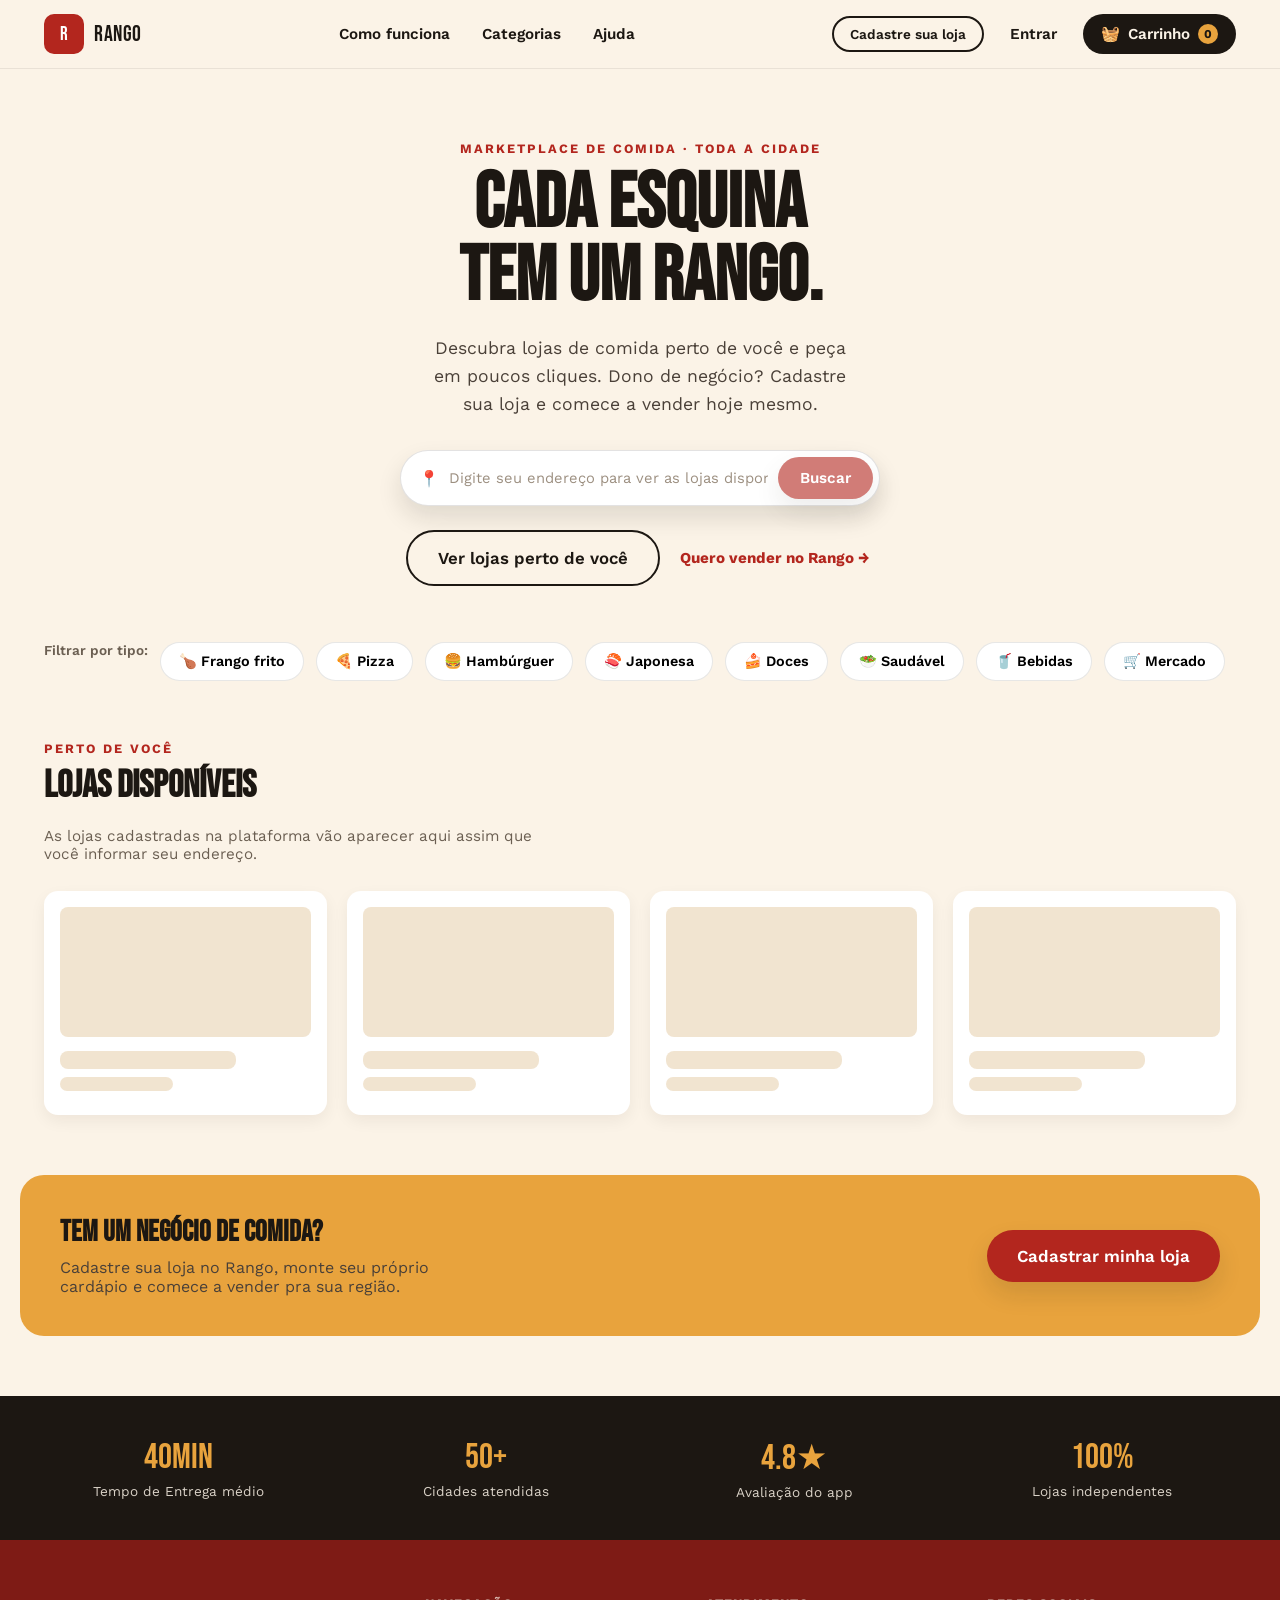
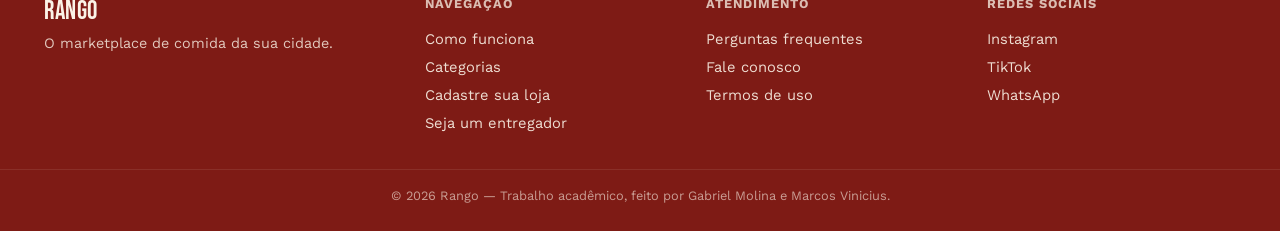
<file: index.html>
<!DOCTYPE html>
<html lang="pt-BR">
<head>
<meta charset="UTF-8">
<meta name="viewport" content="width=device-width, initial-scale=1.0">
<title>Rango | Peça de qualquer loja perto de você</title>
<link rel="preconnect" href="https://fonts.googleapis.com">
<link href="https://fonts.googleapis.com/css2?family=Bebas+Neue&family=Work+Sans:wght@400;500;600;700&display=swap" rel="stylesheet">
<link rel="stylesheet" href="style.css">
</head>
<body>

  <!-- ===================== HEADER ===================== -->
  <header class="header">
    <div class="header__inner">
      <a href="#" class="logo" id="btn-logo">
        <span class="logo__mark">R</span>
        <span class="logo__text">Rango</span>
      </a>

      <nav class="nav" aria-label="Navegação principal">
        <a href="#" class="nav__link" id="btn-como-funciona">Como funciona</a>
        <a href="#" class="nav__link" id="btn-categorias">Categorias</a>
        <a href="#" class="nav__link" id="btn-ajuda">Ajuda</a>
      </nav>

      <div class="header__actions">
        <a href="#" class="btn btn--outline btn--sm" id="btn-cadastrar-loja">Cadastre sua loja</a>
        <button onclick="window.location.href='Login/Login.html'" type="button" class="btn btn--ghost" id="btn-login">Entrar</button>
        <button onclick="window.location.href='checkout.html'" type="button" class="btn btn--cart" id="btn-carrinho">
          <span class="btn__cart-icon" aria-hidden="true">🧺</span>
          Carrinho
          <span class="btn__badge" id="carrinho-contador">0</span>
        </button>
      </div>

      <button type="button" class="hamburger" id="btn-menu-mobile" aria-label="Abrir menu">
        <span></span><span></span><span></span>
      </button>
    </div>
  </header>

  <!-- ===================== HERO ===================== -->
  <main>
    <section class="hero">
      <div class="hero__content">
        <p class="hero__eyebrow">Marketplace de comida · Toda a cidade</p>
        <h1 class="hero__title">CADA ESQUINA<br>TEM UM RANGO.</h1>
        <p class="hero__subtitle">
          Descubra lojas de comida perto de você e peça em poucos cliques.
          Dono de negócio? Cadastre sua loja e comece a vender hoje mesmo.
        </p>

        <form class="hero__search" role="search" onsubmit="return false;">
          <span class="hero__search-icon" aria-hidden="true">📍</span>
          <input
            type="text"
            id="input-endereco"
            class="hero__search-input"
            placeholder="Digite seu endereço para ver as lojas disponíveis"
            disabled
          >
          <button type="button" class="btn btn--primary" id="btn-buscar-endereco" disabled>Buscar</button>
        </form>

        <div class="hero__cta">
          <button type="button" class="btn btn--outline btn--lg" id="btn-ver-lojas">
            Ver lojas perto de você
          </button>
          <a href="#" class="btn btn--text" id="btn-quero-vender">
            Quero vender no Rango →
          </a>
        </div>
      </div>
    </section>

    <!-- ===================== CATEGORIAS ===================== -->
    <section class="categorias">
      <p class="categorias__label">Filtrar por tipo:</p>
      <div class="categorias__lista">
        <button type="button" class="chip" id="cat-frango">🍗 Frango frito</button>
        <button type="button" class="chip" id="cat-pizza">🍕 Pizza</button>
        <button type="button" class="chip" id="cat-hamburguer">🍔 Hambúrguer</button>
        <button type="button" class="chip" id="cat-japonesa">🍣 Japonesa</button>
        <button type="button" class="chip" id="cat-doces">🍰 Doces</button>
        <button type="button" class="chip" id="cat-saudavel">🥗 Saudável</button>
        <button type="button" class="chip" id="cat-bebidas">🥤 Bebidas</button>
        <button type="button" class="chip" id="cat-mercado">🛒 Mercado</button>
      </div>
    </section>

    <!-- ===================== LOJAS (estado dinâmico) ===================== -->
    <section class="lojas">
      <div class="lojas__header">
        <p class="section-eyebrow">Perto de você</p>
        <h2 class="section-title">Lojas disponíveis</h2>
        <p class="lojas__hint">
          As lojas cadastradas na plataforma vão aparecer aqui assim que
          você informar seu endereço.
        </p>
      </div>

      <div class="lojas__grid" id="lista-lojas">
        <!-- Card placeholder 1 (skeleton) -->
        <div class="loja-card loja-card--skeleton" aria-hidden="true">
          <div class="skeleton skeleton--imagem"></div>
          <div class="skeleton skeleton--linha skeleton--titulo"></div>
          <div class="skeleton skeleton--linha skeleton--curta"></div>
        </div>
        <!-- Card placeholder 2 (skeleton) -->
        <div class="loja-card loja-card--skeleton" aria-hidden="true">
          <div class="skeleton skeleton--imagem"></div>
          <div class="skeleton skeleton--linha skeleton--titulo"></div>
          <div class="skeleton skeleton--linha skeleton--curta"></div>
        </div>
        <!-- Card placeholder 3 (skeleton) -->
        <div class="loja-card loja-card--skeleton" aria-hidden="true">
          <div class="skeleton skeleton--imagem"></div>
          <div class="skeleton skeleton--linha skeleton--titulo"></div>
          <div class="skeleton skeleton--linha skeleton--curta"></div>
        </div>
        <!-- Card placeholder 4 (skeleton) -->
        <div class="loja-card loja-card--skeleton" aria-hidden="true">
          <div class="skeleton skeleton--imagem"></div>
          <div class="skeleton skeleton--linha skeleton--titulo"></div>
          <div class="skeleton skeleton--linha skeleton--curta"></div>
        </div>
      </div>
    </section>

    <!-- ===================== CTA VENDEDOR ===================== -->
    <section class="cta-vendedor">
      <div class="cta-vendedor__texto">
        <h2>Tem um negócio de comida?</h2>
        <p>Cadastre sua loja no Rango, monte seu próprio cardápio e comece a vender pra sua região.</p>
      </div>
      <button type="button" class="btn btn--primary btn--lg" id="btn-cadastrar-loja-cta">
        Cadastrar minha loja
      </button>
    </section>

    <!-- ===================== FAIXA DA PLATAFORMA ===================== -->
    <section class="faixa">
      <div class="faixa__item">
        <span class="faixa__num">40min</span>
        <span class="faixa__label">Tempo de Entrega médio</span>
      </div>
      <div class="faixa__item">
        <span class="faixa__num">50+</span>
        <span class="faixa__label">Cidades atendidas</span>
      </div>
      <div class="faixa__item">
        <span class="faixa__num">4.8★</span>
        <span class="faixa__label">Avaliação do app</span>
      </div>
      <div class="faixa__item">
        <span class="faixa__num">100%</span>
        <span class="faixa__label">Lojas independentes</span>
      </div>
    </section>
  </main>

  <!-- ===================== FOOTER ===================== -->
  <footer class="footer">
    <div class="footer__inner">
      <div class="footer__brand">
        <span class="logo__text logo__text--light">Rango</span>
        <p>O marketplace de comida da sua cidade.</p>
      </div>

      <div class="footer__col">
        <h4>Navegação</h4>
        <a href="#" id="footer-como-funciona">Como funciona</a>
        <a href="#" id="footer-categorias">Categorias</a>
        <a href="#" id="footer-cadastrar-loja">Cadastre sua loja</a>
        <a href="#" id="footer-entregador">Seja um entregador</a>
      </div>

      <div class="footer__col">
        <h4>Atendimento</h4>
        <a href="#" id="footer-faq">Perguntas frequentes</a>
        <a href="#" id="footer-contato">Fale conosco</a>
        <a href="#" id="footer-termos">Termos de uso</a>
      </div>

      <div class="footer__col">
        <h4>Redes sociais</h4>
        <a href="#" id="footer-instagram">Instagram</a>
        <a href="#" id="footer-tiktok">TikTok</a>
        <a href="#" id="footer-whatsapp">WhatsApp</a>
      </div>
    </div>
    <p class="footer__copy">© 2026 Rango — Trabalho acadêmico, feito por Gabriel Molina e Marcos Vinicius.</p>
  </footer>
</body>
</html>
</file>
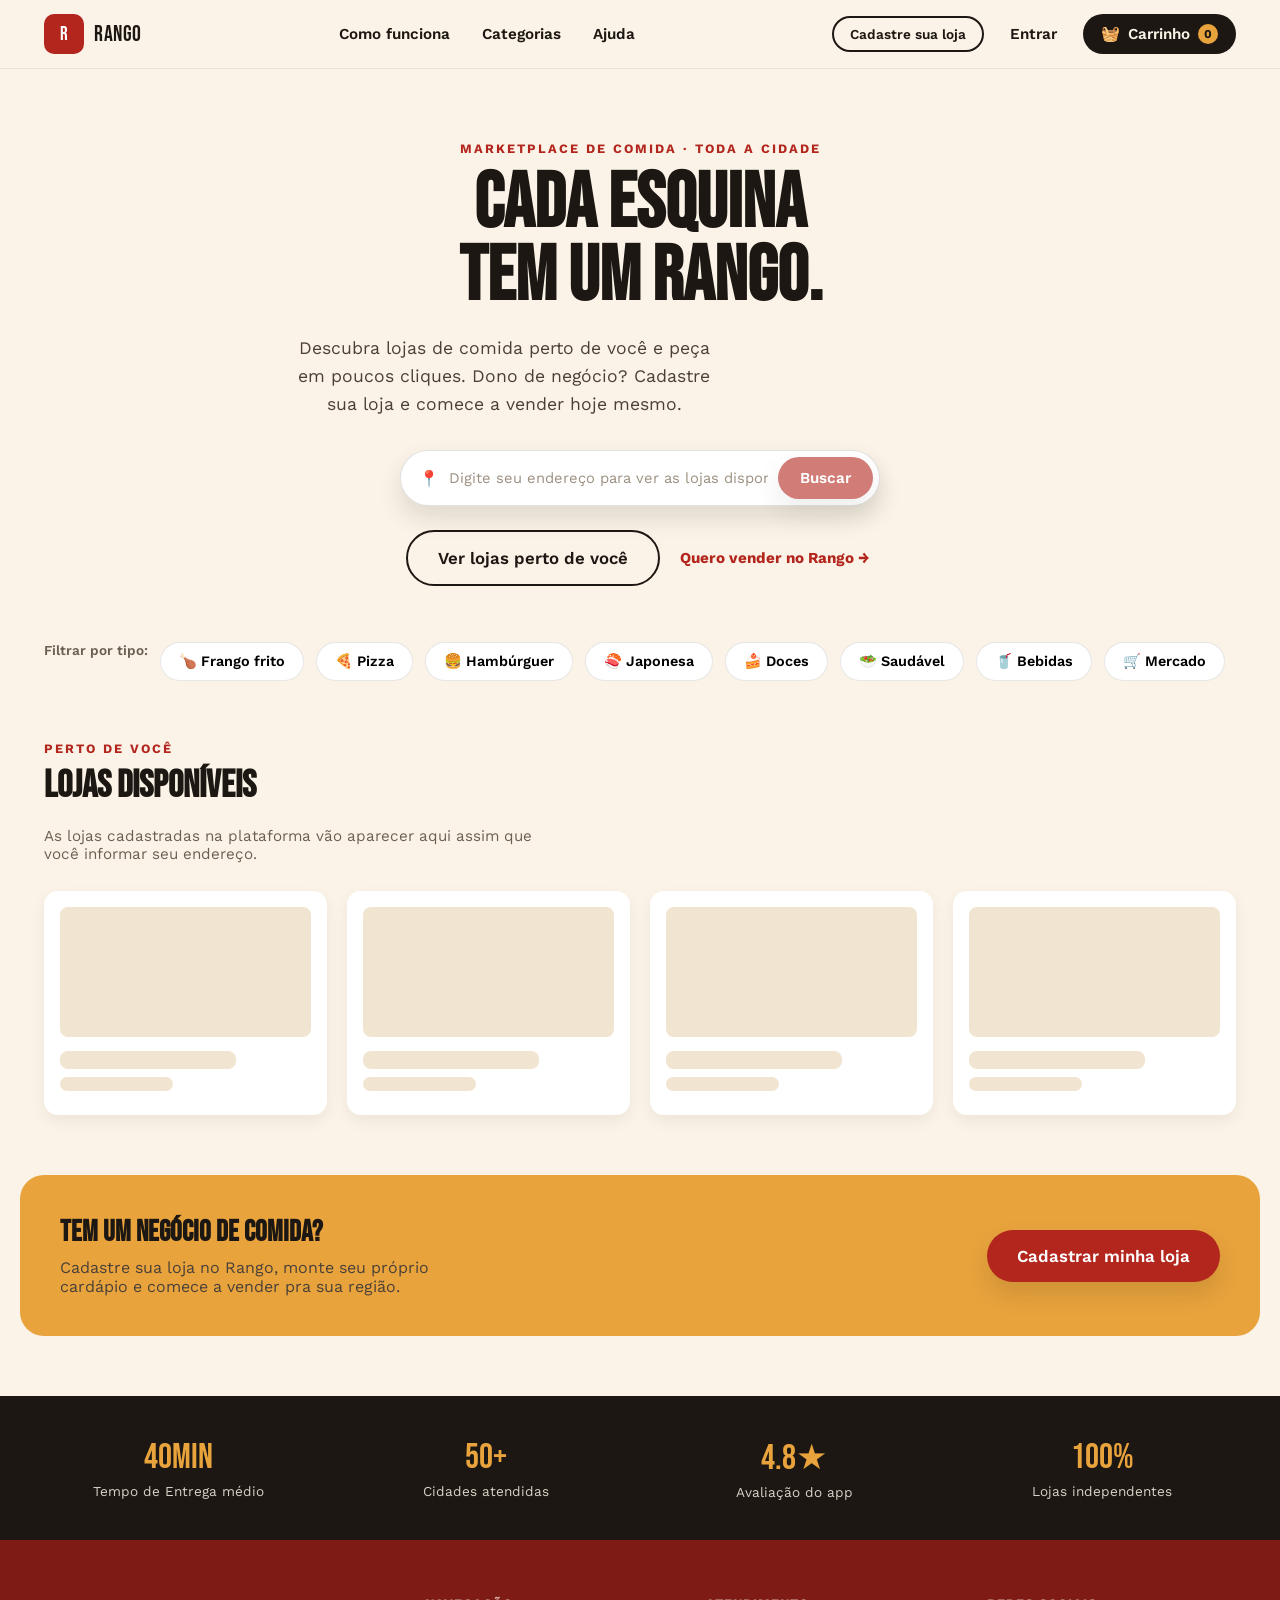
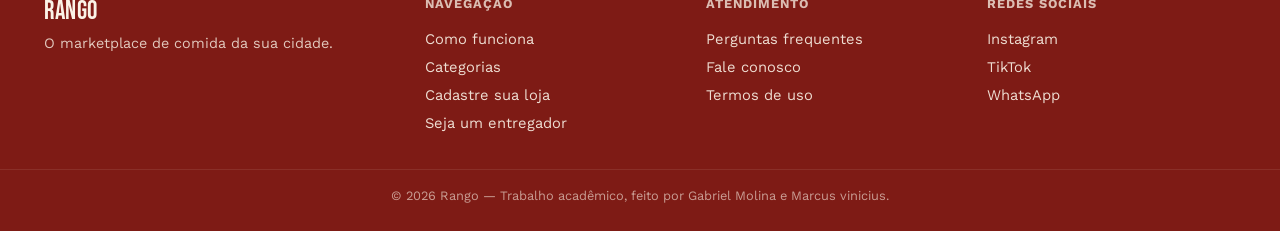
<file: Home/index.html>
<!DOCTYPE html>
<html lang="pt-BR">
<head>
<meta charset="UTF-8">
<meta name="viewport" content="width=device-width, initial-scale=1.0">
<title>Rango | Peça de qualquer loja perto de você</title>
<link rel="preconnect" href="https://fonts.googleapis.com">
<link href="https://fonts.googleapis.com/css2?family=Bebas+Neue&family=Work+Sans:wght@400;500;600;700&display=swap" rel="stylesheet">
<link rel="stylesheet" href="style.css">
</head>
<body>

  <!-- ===================== HEADER ===================== -->
  <header class="header">
    <div class="header__inner">
      <a href="#" class="logo" id="btn-logo">
        <span class="logo__mark">R</span>
        <span class="logo__text">Rango</span>
      </a>

      <nav class="nav" aria-label="Navegação principal">
        <a href="#" class="nav__link" id="btn-como-funciona">Como funciona</a>
        <a href="#" class="nav__link" id="btn-categorias">Categorias</a>
        <a href="#" class="nav__link" id="btn-ajuda">Ajuda</a>
      </nav>

      <div class="header__actions">
        <a href="#" class="btn btn--outline btn--sm" id="btn-cadastrar-loja">Cadastre sua loja</a>
        <button type="button" class="btn btn--ghost" id="btn-login">Entrar</button>
        <button type="button" class="btn btn--cart" id="btn-carrinho">
          <span class="btn__cart-icon" aria-hidden="true">🧺</span>
          Carrinho
          <span class="btn__badge" id="carrinho-contador">0</span>
        </button>
      </div>

      <button type="button" class="hamburger" id="btn-menu-mobile" aria-label="Abrir menu">
        <span></span><span></span><span></span>
      </button>
    </div>
  </header>

  <!-- ===================== HERO ===================== -->
  <main>
    <section class="hero">
      <div class="hero__content">
        <p class="hero__eyebrow">Marketplace de comida · Toda a cidade</p>
        <h1 class="hero__title">CADA ESQUINA<br>TEM UM RANGO.</h1>
        <p class="hero__subtitle">
          Descubra lojas de comida perto de você e peça em poucos cliques.
          Dono de negócio? Cadastre sua loja e comece a vender hoje mesmo.
        </p>

        <form class="hero__search" role="search" onsubmit="return false;">
          <span class="hero__search-icon" aria-hidden="true">📍</span>
          <input
            type="text"
            id="input-endereco"
            class="hero__search-input"
            placeholder="Digite seu endereço para ver as lojas disponíveis"
            disabled
          >
          <button type="button" class="btn btn--primary" id="btn-buscar-endereco" disabled>Buscar</button>
        </form>

        <div class="hero__cta">
          <button type="button" class="btn btn--outline btn--lg" id="btn-ver-lojas">
            Ver lojas perto de você
          </button>
          <a href="#" class="btn btn--text" id="btn-quero-vender">
            Quero vender no Rango →
          </a>
        </div>
      </div>
    </section>

    <!-- ===================== CATEGORIAS ===================== -->
    <section class="categorias">
      <p class="categorias__label">Filtrar por tipo:</p>
      <div class="categorias__lista">
        <button type="button" class="chip" id="cat-frango">🍗 Frango frito</button>
        <button type="button" class="chip" id="cat-pizza">🍕 Pizza</button>
        <button type="button" class="chip" id="cat-hamburguer">🍔 Hambúrguer</button>
        <button type="button" class="chip" id="cat-japonesa">🍣 Japonesa</button>
        <button type="button" class="chip" id="cat-doces">🍰 Doces</button>
        <button type="button" class="chip" id="cat-saudavel">🥗 Saudável</button>
        <button type="button" class="chip" id="cat-bebidas">🥤 Bebidas</button>
        <button type="button" class="chip" id="cat-mercado">🛒 Mercado</button>
      </div>
    </section>

    <!-- ===================== LOJAS (estado dinâmico) ===================== -->
    <section class="lojas">
      <div class="lojas__header">
        <p class="section-eyebrow">Perto de você</p>
        <h2 class="section-title">Lojas disponíveis</h2>
        <p class="lojas__hint">
          As lojas cadastradas na plataforma vão aparecer aqui assim que
          você informar seu endereço.
        </p>
      </div>

      <div class="lojas__grid" id="lista-lojas">
        <!-- Card placeholder 1 (skeleton) -->
        <div class="loja-card loja-card--skeleton" aria-hidden="true">
          <div class="skeleton skeleton--imagem"></div>
          <div class="skeleton skeleton--linha skeleton--titulo"></div>
          <div class="skeleton skeleton--linha skeleton--curta"></div>
        </div>
        <!-- Card placeholder 2 (skeleton) -->
        <div class="loja-card loja-card--skeleton" aria-hidden="true">
          <div class="skeleton skeleton--imagem"></div>
          <div class="skeleton skeleton--linha skeleton--titulo"></div>
          <div class="skeleton skeleton--linha skeleton--curta"></div>
        </div>
        <!-- Card placeholder 3 (skeleton) -->
        <div class="loja-card loja-card--skeleton" aria-hidden="true">
          <div class="skeleton skeleton--imagem"></div>
          <div class="skeleton skeleton--linha skeleton--titulo"></div>
          <div class="skeleton skeleton--linha skeleton--curta"></div>
        </div>
        <!-- Card placeholder 4 (skeleton) -->
        <div class="loja-card loja-card--skeleton" aria-hidden="true">
          <div class="skeleton skeleton--imagem"></div>
          <div class="skeleton skeleton--linha skeleton--titulo"></div>
          <div class="skeleton skeleton--linha skeleton--curta"></div>
        </div>
      </div>
    </section>

    <!-- ===================== CTA VENDEDOR ===================== -->
    <section class="cta-vendedor">
      <div class="cta-vendedor__texto">
        <h2>Tem um negócio de comida?</h2>
        <p>Cadastre sua loja no Rango, monte seu próprio cardápio e comece a vender pra sua região.</p>
      </div>
      <button type="button" class="btn btn--primary btn--lg" id="btn-cadastrar-loja-cta">
        Cadastrar minha loja
      </button>
    </section>

    <!-- ===================== FAIXA DA PLATAFORMA ===================== -->
    <section class="faixa">
      <div class="faixa__item">
        <span class="faixa__num">40min</span>
        <span class="faixa__label">Tempo de Entrega médio</span>
      </div>
      <div class="faixa__item">
        <span class="faixa__num">50+</span>
        <span class="faixa__label">Cidades atendidas</span>
      </div>
      <div class="faixa__item">
        <span class="faixa__num">4.8★</span>
        <span class="faixa__label">Avaliação do app</span>
      </div>
      <div class="faixa__item">
        <span class="faixa__num">100%</span>
        <span class="faixa__label">Lojas independentes</span>
      </div>
    </section>
  </main>

  <!-- ===================== FOOTER ===================== -->
  <footer class="footer">
    <div class="footer__inner">
      <div class="footer__brand">
        <span class="logo__text logo__text--light">Rango</span>
        <p>O marketplace de comida da sua cidade.</p>
      </div>

      <div class="footer__col">
        <h4>Navegação</h4>
        <a href="#" id="footer-como-funciona">Como funciona</a>
        <a href="#" id="footer-categorias">Categorias</a>
        <a href="#" id="footer-cadastrar-loja">Cadastre sua loja</a>
        <a href="#" id="footer-entregador">Seja um entregador</a>
      </div>

      <div class="footer__col">
        <h4>Atendimento</h4>
        <a href="#" id="footer-faq">Perguntas frequentes</a>
        <a href="#" id="footer-contato">Fale conosco</a>
        <a href="#" id="footer-termos">Termos de uso</a>
      </div>

      <div class="footer__col">
        <h4>Redes sociais</h4>
        <a href="#" id="footer-instagram">Instagram</a>
        <a href="#" id="footer-tiktok">TikTok</a>
        <a href="#" id="footer-whatsapp">WhatsApp</a>
      </div>
    </div>
    <p class="footer__copy">© 2026 Rango — Trabalho acadêmico, feito por Gabriel Molina e Marcus vinicius.</p>
  </footer>
</body>
</html>
</file>
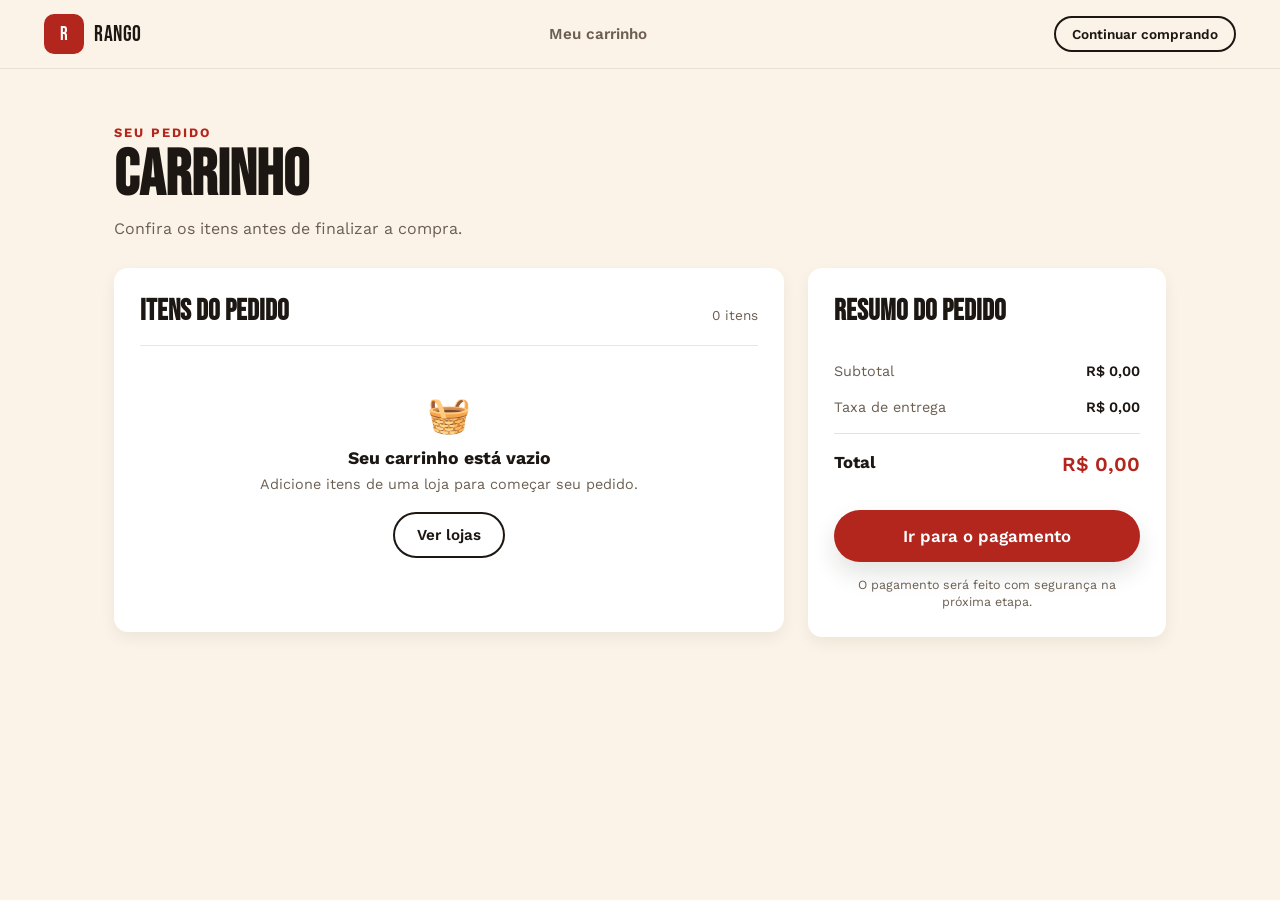
<file: checkout.html>
<!DOCTYPE html>
<html lang="pt-BR">
<head>
<meta charset="UTF-8">
<meta name="viewport" content="width=device-width, initial-scale=1.0">
<title>Meu carrinho | Rango</title>
<link rel="preconnect" href="https://fonts.googleapis.com">
<link href="https://fonts.googleapis.com/css2?family=Bebas+Neue&family=Work+Sans:wght@400;500;600;700&display=swap" rel="stylesheet">
<link rel="stylesheet" href="style.css">
<link rel="stylesheet" href="checkout-style.css">
</head>
<body class="checkout-body">
  <header class="header">
    <div class="header__inner">
      <a href="index.html" class="logo" aria-label="Voltar para a página inicial">
        <span class="logo__mark">R</span>
        <span class="logo__text">Rango</span>
      </a>

      <div class="checkout-header__label">Meu carrinho</div>

      <a href="index.html" class="btn btn--outline btn--sm">Continuar comprando</a>
    </div>
  </header>

  <main class="checkout-main">
    <div class="checkout-heading">
      <p class="section-eyebrow">Seu pedido</p>
      <h1 class="checkout-title">Carrinho</h1>
      <p class="checkout-subtitle">Confira os itens antes de finalizar a compra.</p>
    </div>

    <div class="checkout-layout">
      <section class="cart-panel" aria-labelledby="cart-items-title">
        <div class="cart-panel__heading">
          <h2 id="cart-items-title">Itens do pedido</h2>
          <span class="cart-count" id="cart-count">0 itens</span>
        </div>

        <div class="cart-items" id="cart-items" aria-live="polite">
          <div class="cart-empty" id="cart-empty">
            <span class="cart-empty__icon" aria-hidden="true">🧺</span>
            <h3>Seu carrinho está vazio</h3>
            <p>Adicione itens de uma loja para começar seu pedido.</p>
            <a href="index.html" class="btn btn--outline">Ver lojas</a>
          </div>
        </div>

        <template id="cart-item-template">
          <article class="cart-item">
            <img id="cart-item-image" class="cart-item__image" src="" alt="">
            <div class="cart-item__info">
              <h3 id="cart-item-name"></h3>
              <p id="cart-item-description"></p>
              <div class="cart-item__details">
                <span>Quantidade: <strong id="cart-item-amount"></strong></span>
                <span>Preço unitário: <strong id="cart-item-unit-price"></strong></span>
              </div>
            </div>
            <strong id="cart-item-price" class="cart-item__price"></strong>
          </article>
        </template>
      </section>

      <aside class="order-summary" aria-labelledby="summary-title">
        <h2 id="summary-title">Resumo do pedido</h2>
        <dl class="summary-list">
          <div>
            <dt>Subtotal</dt>
            <dd id="cart-subtotal">R$ 0,00</dd>
          </div>
          <div>
            <dt>Taxa de entrega</dt>
            <dd id="cart-delivery-fee">R$ 0,00</dd>
          </div>
          <div class="summary-list__total">
            <dt>Total</dt>
            <dd id="cart-total">R$ 0,00</dd>
          </div>
        </dl>
        <button type="button" class="btn btn--primary btn--lg checkout-button" id="checkout-button" disabled>Ir para o pagamento</button>
        <p class="summary-note">O pagamento será feito com segurança na próxima etapa.</p>
      </aside>
    </div>
  </main>
</body>
</html>
</file>
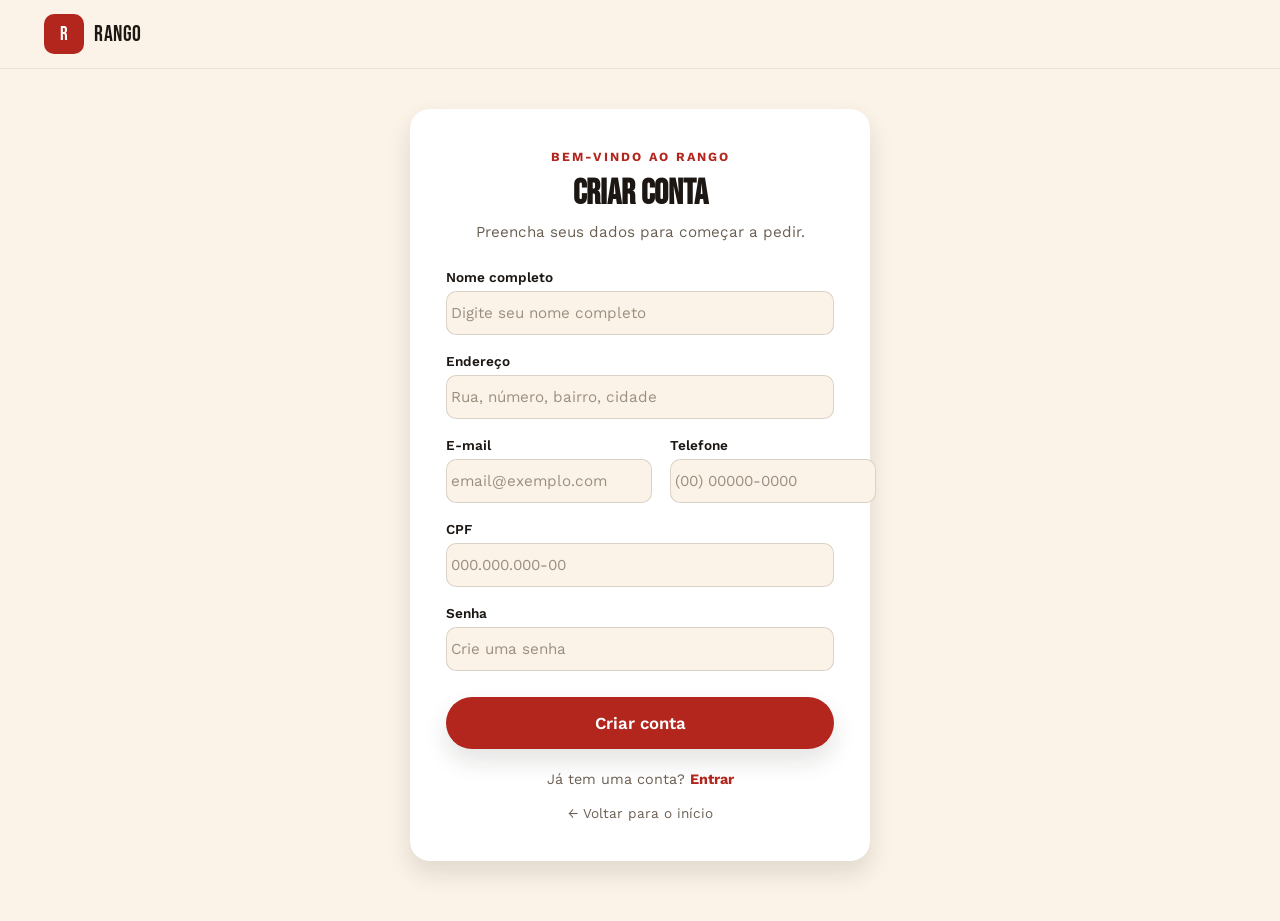
<file: Login/cadastro.html>
<!DOCTYPE html>
<html lang="pt-BR">
<head>
<meta charset="UTF-8">
<meta name="viewport" content="width=device-width, initial-scale=1.0">
<title>Criar conta | Rango</title>
<link rel="preconnect" href="https://fonts.googleapis.com">
<link href="https://fonts.googleapis.com/css2?family=Bebas+Neue&family=Work+Sans:wght@400;500;600;700&display=swap" rel="stylesheet">
<link rel="stylesheet" href="../style.css">
<link rel="stylesheet" href="Login-style.css">
</head>
<body class="login-body">

  <!-- ===================== HEADER SIMPLES ===================== -->
  <header class="header">
    <div class="header__inner">
      <a href="../index.html" class="logo" id="btn-logo">
        <span class="logo__mark">R</span>
        <span class="logo__text">Rango</span>
      </a>
    </div>
  </header>

  <!-- ===================== CADASTRO ===================== -->
  <main class="login-main">
    <section class="login-card">
      <p class="login-card__eyebrow">Bem-vindo ao Rango</p>
      <h1 class="login-card__title">Criar conta</h1>
      <p class="login-card__subtitle">Preencha seus dados para começar a pedir.</p>
      
      <form class="login-form" id="form-cadastro" action="#" method="get">

        <div class="login-form__group">
          <label for="input-nome">Nome completo</label>
          <input
            type="text"
            id="input-nome"
            name="nome"
            placeholder="Digite seu nome completo"
            autocomplete="name"
          >
        </div>

        <div class="login-form__group">
          <label for="input-endereco">Endereço</label>
          <input
            type="text"
            id="input-endereco"
            name="endereco"
            placeholder="Rua, número, bairro, cidade"
            autocomplete="street-address"
          >
        </div>

        <div class="login-form__row">
          <div class="login-form__group">
            <label for="input-email">E-mail</label>
            <input
              type="email"
              id="input-email"
              name="email"
              placeholder="email@exemplo.com"
              autocomplete="email"
            >
          </div>

          <div class="login-form__group">
            <label for="input-telefone">Telefone</label>
            <input
              type="tel"
              id="input-telefone"
              name="telefone"
              placeholder="(00) 00000-0000"
              autocomplete="tel"
            >
          </div>
        </div>

        <div class="login-form__group">
          <label for="input-cpf">CPF</label>
          <input
            type="text"
            id="input-cpf"
            name="cpf"
            placeholder="000.000.000-00"
            inputmode="numeric"
            maxlength="14"
            autocomplete="off"
          >
        </div>

        <div class="login-form__group">
          <label for="input-senha">Senha</label>
          <input
            type="password"
            id="input-senha"
            name="senha"
            placeholder="Crie uma senha"
            autocomplete="new-password"
          >
        </div>

        <button type="submit" class="btn btn--primary btn--lg login-form__submit" id="btn-cadastro-submit">
          Criar conta
        </button>

      </form>

      <p class="login-card__footer">
        Já tem uma conta?
        <a href="Login.html" id="link-login">Entrar</a>
      </p>

      <a href="../index.html" class="login-card__voltar" id="link-voltar">← Voltar para o início</a>
    </section>
  </main>
</body>
</html>
</file>
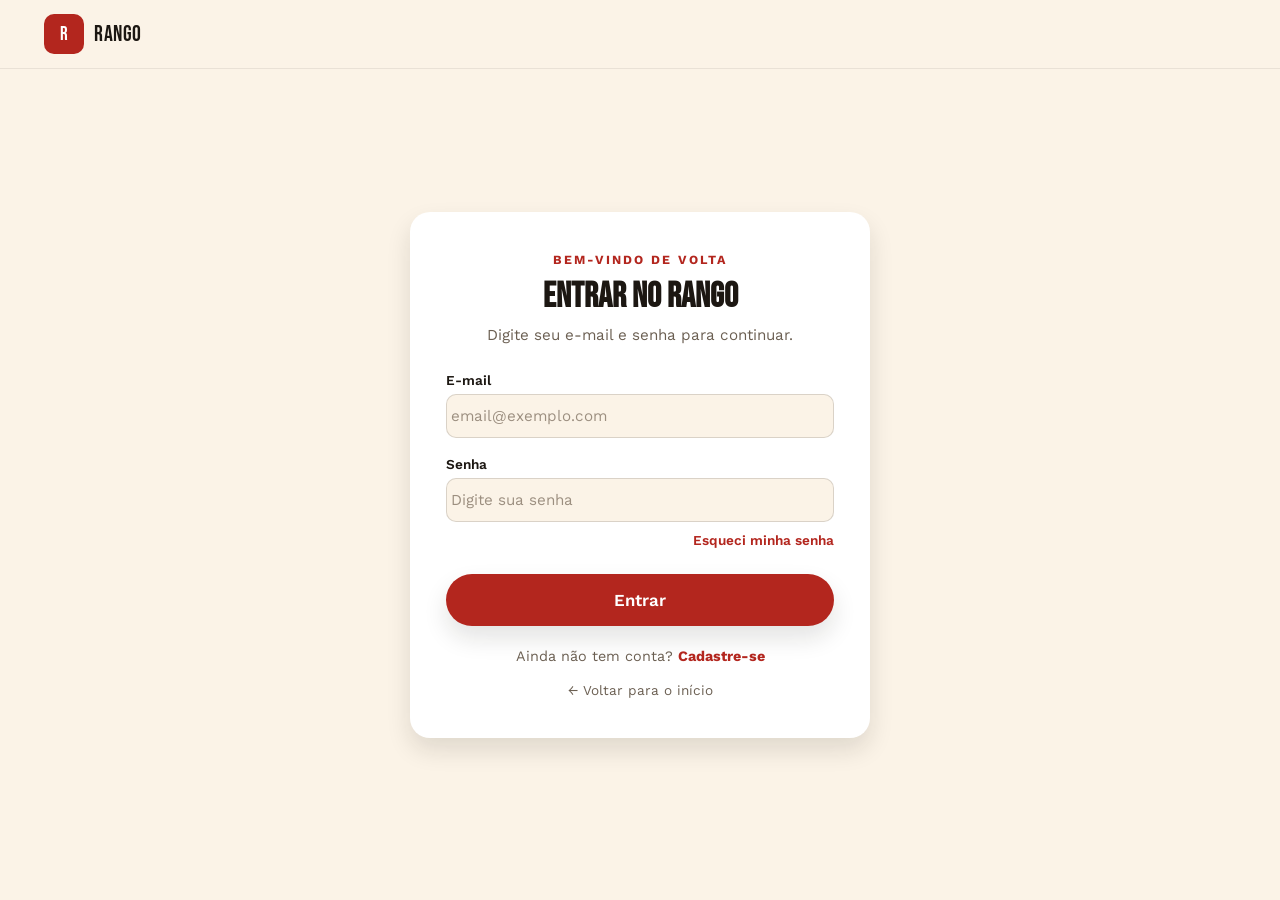
<file: Login/Login.html>
<!DOCTYPE html>
<html lang="pt-BR">
<head>
<meta charset="UTF-8">
<meta name="viewport" content="width=device-width, initial-scale=1.0">
<title>Entrar | Rango</title>
<link rel="preconnect" href="https://fonts.googleapis.com">
<link href="https://fonts.googleapis.com/css2?family=Bebas+Neue&family=Work+Sans:wght@400;500;600;700&display=swap" rel="stylesheet">
<link rel="stylesheet" href="../style.css">
<link rel="stylesheet" href="Login-style.css">
</head>
<body class="login-body">

  <!-- ===================== HEADER SIMPLES ===================== -->
  <header class="header">
    <div class="header__inner">
      <a href="../index.html" class="logo" id="btn-logo">
        <span class="logo__mark">R</span>
        <span class="logo__text">Rango</span>
      </a>
    </div>
  </header>

  <!-- ===================== LOGIN ===================== -->
  <main class="login-main">
    <section class="login-card">
      <p class="login-card__eyebrow">Bem-vindo de volta</p>
      <h1 class="login-card__title">Entrar no Rango</h1>
      <p class="login-card__subtitle">Digite seu e-mail e senha para continuar.</p>
      
      <form class="login-form" id="form-login" action="#" method="get">

        <div class="login-form__group">
          <label for="input-email">E-mail</label>
          <input
            type="email"
            id="input-email"
            name="email"
            placeholder="email@exemplo.com"
            autocomplete="email"
          >
        </div>

        <div class="login-form__group">
          <label for="input-senha">Senha</label>
          <input
            type="password"
            id="input-senha"
            name="senha"
            placeholder="Digite sua senha"
            autocomplete="current-password"
          >
        </div>

        <a href="#" class="login-form__esqueci" id="link-esqueci-senha">Esqueci minha senha</a>

        <button type="submit" class="btn btn--primary btn--lg login-form__submit" id="btn-login-submit">
          Entrar
        </button>

      </form>

      <p class="login-card__footer">
        Ainda não tem conta?
        <a href="cadastro.html" id="link-cadastro">Cadastre-se</a>
      </p>

      <a href="../index.html" class="login-card__voltar" id="link-voltar">← Voltar para o início</a>
    </section>
  </main>
</body>
</html>
</file>
<file: style.css>
/* =========================================================
   FRANGO REAL — TELA INICIAL
   Tokens de marca
   ========================================================= */
:root{
  --vermelho: #B3261E;
  --vermelho-escuro: #7E1B15;
  --mostarda: #E8A33D;
  --carvao: #1C1712;
  --creme: #FBF3E7;
  --creme-escuro: #F1E4D0;
  --verde: #4A5D3A;
  --branco: #FFFFFF;

  --display: 'Bebas Neue', 'Arial Narrow', sans-serif;
  --corpo: 'Work Sans', 'Segoe UI', sans-serif;

  --radius: 14px;
  --sombra: 0 12px 24px rgba(28,23,18,0.12);
}

*{ box-sizing: border-box; }

html{ scroll-behavior: smooth; }

body{
  margin: 0;
  font-family: var(--corpo);
  background: var(--creme);
  color: var(--carvao);
  -webkit-font-smoothing: antialiased;
}

a{ text-decoration: none; color: inherit; }

button{ font-family: inherit; cursor: pointer; border: none; }

:focus-visible{
  outline: 3px solid var(--mostarda);
  outline-offset: 2px;
}

/* =========================================================
   BOTÕES (todos sem comportamento — só estilo)
   ========================================================= */
.btn{
  display: inline-flex;
  align-items: center;
  gap: 8px;
  padding: 12px 22px;
  border-radius: 999px;
  font-weight: 600;
  font-size: 0.95rem;
  transition: transform .15s ease, box-shadow .15s ease, background .15s ease;
  white-space: nowrap;
}
.btn:hover{ transform: translateY(-2px); }

.btn--primary{ background: var(--vermelho); color: var(--branco); box-shadow: var(--sombra); }
.btn--primary:hover{ background: var(--vermelho-escuro); }

.btn--outline{ background: transparent; color: var(--carvao); border: 2px solid var(--carvao); }
.btn--outline:hover{ background: var(--carvao); color: var(--creme); }

.btn--ghost{ background: transparent; color: var(--carvao); padding: 10px 16px; }
.btn--ghost:hover{ background: var(--creme-escuro); }

.btn--cart{
  background: var(--carvao);
  color: var(--creme);
  padding: 10px 18px;
  position: relative;
}
.btn--cart:hover{ background: #322A22; }

.btn--lg{ padding: 16px 30px; font-size: 1.05rem; }
.btn--sm{ padding: 8px 16px; font-size: 0.85rem; }

.btn__badge{
  background: var(--mostarda);
  color: var(--carvao);
  font-size: 0.75rem;
  font-weight: 700;
  min-width: 20px;
  height: 20px;
  border-radius: 50%;
  display: inline-flex;
  align-items: center;
  justify-content: center;
  padding: 0 4px;
}

/* =========================================================
   HEADER
   ========================================================= */
.header{
  position: sticky;
  top: 0;
  z-index: 50;
  background: var(--creme);
  border-bottom: 1px solid rgba(28,23,18,0.08);
}

.header__inner{
  max-width: 1240px;
  margin: 0 auto;
  padding: 14px 24px;
  display: flex;
  align-items: center;
  gap: 32px;
}

.logo{ display: flex; align-items: center; gap: 10px; }

.logo__mark{
  background: var(--vermelho);
  color: var(--branco);
  font-family: var(--display);
  font-size: 1.2rem;
  letter-spacing: 1px;
  width: 40px;
  height: 40px;
  border-radius: 10px;
  display: flex;
  align-items: center;
  justify-content: center;
}

.logo__text{
  font-family: var(--display);
  font-size: 1.4rem;
  letter-spacing: 0.5px;
  color: var(--carvao);
}
.logo__text strong{ color: var(--vermelho); font-weight: normal; }
.logo__text--light{ color: var(--creme); font-size: 1.6rem; }
.logo__text--light strong{ color: var(--mostarda); }

.nav{
  display: flex;
  align-items: center;
  gap: 28px;
  margin: 0 auto;
}

.nav__link{
  font-weight: 600;
  font-size: 0.95rem;
  color: var(--carvao);
  position: relative;
  padding: 6px 2px;
}
.nav__link::after{
  content: '';
  position: absolute;
  left: 0; bottom: 0;
  width: 0%;
  height: 2px;
  background: var(--vermelho);
  transition: width .2s ease;
}
.nav__link:hover::after{ width: 100%; }

.header__actions{ display: flex; align-items: center; gap: 10px; }

.hamburger{
  display: none;
  flex-direction: column;
  gap: 5px;
  background: transparent;
  padding: 6px;
}
.hamburger span{
  width: 24px;
  height: 2px;
  background: var(--carvao);
  border-radius: 2px;
}

/* =========================================================
   HERO
   ========================================================= */
.hero{
  max-width: 760px;
  margin: 0 auto;
  padding: 72px 24px 48px;
  text-align: center;
}

.hero__eyebrow,
.hero__title,
.hero__subtitle{ text-align: center; }

.hero__search{ margin-left: auto; margin-right: auto; }

.hero__eyebrow{
  text-transform: uppercase;
  letter-spacing: 2px;
  font-size: 0.8rem;
  font-weight: 700;
  color: var(--vermelho);
  margin: 0 0 12px;
}

.hero__title{
  font-family: var(--display);
  font-size: clamp(3.2rem, 6vw, 5.5rem);
  line-height: 0.95;
  margin: 0 0 20px;
  color: var(--carvao);
}

.hero__subtitle{
  font-size: 1.1rem;
  line-height: 1.6;
  color: #4A4038;
  max-width: 440px;
  margin: 0 auto 32px;
}

.hero__cta{ display: flex; gap: 14px; flex-wrap: wrap; justify-content: center; }

/* =========================================================
   CATEGORIAS (chips)
   ========================================================= */
.categorias{
  max-width: 1240px;
  margin: 0 auto;
  padding: 8px 24px 40px;
  display: flex;
  gap: 12px;
  flex-wrap: wrap;
}

.chip{
  background: var(--branco);
  border: 1px solid rgba(28,23,18,0.1);
  padding: 10px 18px;
  border-radius: 999px;
  font-weight: 600;
  font-size: 0.9rem;
  transition: background .15s ease, border-color .15s ease;
}
.chip:hover{ background: var(--creme-escuro); border-color: var(--vermelho); }

/* =========================================================
   DESTAQUES / CARDS
   ========================================================= */
.destaques{
  max-width: 1240px;
  margin: 0 auto;
  padding: 20px 24px 60px;
}

.section-eyebrow{
  text-transform: uppercase;
  letter-spacing: 2px;
  font-size: 0.8rem;
  font-weight: 700;
  color: var(--vermelho);
  margin: 0 0 6px;
}

.section-title{
  font-family: var(--display);
  font-size: 2.4rem;
  margin: 0 0 28px;
}

.cards{
  display: grid;
  grid-template-columns: repeat(4, 1fr);
  gap: 20px;
}

.card{
  background: var(--branco);
  border-radius: var(--radius);
  padding: 18px;
  position: relative;
  box-shadow: 0 6px 16px rgba(28,23,18,0.06);
  display: flex;
  flex-direction: column;
}

.card__tag{
  position: absolute;
  top: 14px;
  left: 14px;
  background: var(--carvao);
  color: var(--creme);
  font-size: 0.7rem;
  font-weight: 700;
  text-transform: uppercase;
  letter-spacing: 0.5px;
  padding: 5px 10px;
  border-radius: 6px;
  transform: rotate(-4deg);
  z-index: 2;
}
.card__tag--promo{ background: var(--vermelho); }

.card__image{
  height: 150px;
  border-radius: 10px;
  margin-bottom: 14px;
  background-size: cover;
  background-position: center;
}
.card__image--balde{ background: radial-gradient(circle at 30% 30%, var(--mostarda), var(--vermelho) 70%); }
.card__image--combo{ background: radial-gradient(circle at 60% 40%, #F5C877, var(--vermelho-escuro) 75%); }
.card__image--sanduiche{ background: radial-gradient(circle at 40% 50%, #F0B25E, var(--carvao) 85%); }
.card__image--acompanhamento{ background: radial-gradient(circle at 50% 40%, #FFE3A8, var(--verde) 85%); }

.card__title{
  font-family: var(--display);
  font-size: 1.25rem;
  letter-spacing: 0.3px;
  margin: 0 0 6px;
}

.card__desc{
  font-size: 0.88rem;
  color: #5A4F45;
  line-height: 1.5;
  margin: 0 0 16px;
  flex-grow: 1;
}

.card__footer{
  display: flex;
  align-items: center;
  justify-content: space-between;
}

.price{
  font-family: var(--display);
  font-size: 1.5rem;
  color: var(--vermelho);
}
.price small{ font-size: 0.9rem; }

/* =========================================================
   FAIXA DE CONFIANÇA
   ========================================================= */
.faixa{
  background: var(--carvao);
  color: var(--creme);
  display: grid;
  grid-template-columns: repeat(4, 1fr);
  text-align: center;
  padding: 40px 24px;
}

.faixa__item{ display: flex; flex-direction: column; gap: 4px; }

.faixa__num{
  font-family: var(--display);
  font-size: 2.2rem;
  color: var(--mostarda);
}

.faixa__label{
  font-size: 0.85rem;
  opacity: 0.85;
}

/* =========================================================
   FOOTER
   ========================================================= */
.footer{ background: var(--vermelho-escuro); color: var(--creme); }

.footer__inner{
  max-width: 1240px;
  margin: 0 auto;
  padding: 56px 24px 32px;
  display: grid;
  grid-template-columns: 1.4fr 1fr 1fr 1fr;
  gap: 32px;
}

.footer__brand p{ opacity: 0.8; margin-top: 8px; font-size: 0.9rem; }

.footer__col h4{
  text-transform: uppercase;
  font-size: 0.8rem;
  letter-spacing: 1px;
  opacity: 0.75;
  margin: 0 0 14px;
}

.footer__col a{
  display: block;
  font-size: 0.92rem;
  padding: 5px 0;
  opacity: 0.9;
}
.footer__col a:hover{ opacity: 1; text-decoration: underline; }

.footer__copy{
  text-align: center;
  font-size: 0.8rem;
  opacity: 0.6;
  padding: 18px 24px 28px;
  margin: 0;
  border-top: 1px solid rgba(251,243,231,0.15);
}

/* =========================================================
   RESPONSIVO
   ========================================================= */
@media (max-width: 900px){
  .nav, .header__actions{ display: none; }
  .hamburger{ display: flex; }

  .hero{ grid-template-columns: 1fr; text-align: center; }
  .hero__subtitle{ margin-left: auto; margin-right: auto; }
  .hero__cta{ justify-content: center; }

  .cards{ grid-template-columns: repeat(2, 1fr); }
  .faixa{ grid-template-columns: repeat(2, 1fr); gap: 24px; }
  .footer__inner{ grid-template-columns: 1fr 1fr; }
}

@media (max-width: 520px){
  .cards{ grid-template-columns: 1fr; }
  .footer__inner{ grid-template-columns: 1fr; }
}

@media (prefers-reduced-motion: reduce){
  *{ transition: none !important; scroll-behavior: auto !important; }
}

/* =========================================================
   ATUALIZAÇÃO — VERSÃO MARKETPLACE (sem produtos fixos)
   ========================================================= */

.btn--text{
  background: transparent;
  color: var(--vermelho);
  padding: 12px 6px;
  font-weight: 700;
}
.btn--text:hover{ text-decoration: underline; transform: none; }

/* Busca de endereço no hero */
.hero__search{
  display: flex;
  align-items: center;
  gap: 10px;
  background: var(--branco);
  border: 1px solid rgba(28,23,18,0.12);
  border-radius: 999px;
  padding: 6px 6px 6px 18px;
  max-width: 480px;
  margin-bottom: 24px;
  box-shadow: var(--sombra);
}
.hero__search-icon{ font-size: 1rem; }
.hero__search-input{
  flex: 1;
  border: none;
  outline: none;
  font-family: var(--corpo);
  font-size: 0.92rem;
  padding: 10px 0;
  background: transparent;
  color: var(--carvao);
}
.hero__search-input::placeholder{ color: #9C8F80; }
.hero__search-input:disabled{ cursor: not-allowed; }
.hero__search .btn:disabled{ opacity: 0.6; cursor: not-allowed; }
.hero__search .btn:disabled:hover{ transform: none; background: var(--vermelho); }

/* Categorias com legenda */
.categorias__label{
  font-size: 0.85rem;
  font-weight: 600;
  color: #6B5F52;
  margin: 0 0 12px;
}
.categorias__lista{ display: flex; gap: 12px; flex-wrap: wrap; }

/* Seção de lojas */
.lojas{
  max-width: 1240px;
  margin: 0 auto;
  padding: 20px 24px 60px;
}
.lojas__hint{
  font-size: 0.95rem;
  color: #6B5F52;
  margin: -10px 0 28px;
  max-width: 520px;
}

.lojas__grid{
  display: grid;
  grid-template-columns: repeat(4, 1fr);
  gap: 20px;
}

/* Card de loja — estado esqueleto (nenhuma loja cadastrada ainda) */
.loja-card{
  background: var(--branco);
  border-radius: var(--radius);
  padding: 16px;
  box-shadow: 0 6px 16px rgba(28,23,18,0.06);
}

.skeleton{
  background: linear-gradient(90deg, var(--creme-escuro) 25%, #E9DCC6 37%, var(--creme-escuro) 63%);
  background-size: 400% 100%;
  animation: shimmer 2.2s ease infinite;
  border-radius: 8px;
}
.skeleton--imagem{ height: 130px; margin-bottom: 14px; }
.skeleton--linha{ height: 14px; margin-bottom: 8px; }
.skeleton--titulo{ width: 70%; height: 18px; }
.skeleton--curta{ width: 45%; }

@keyframes shimmer{
  0%{ background-position: 100% 0; }
  100%{ background-position: -100% 0; }
}

/* CTA para quem quer vender */
.cta-vendedor{
  max-width: 1240px;
  margin: 0 auto 60px;
  padding: 40px;
  background: var(--mostarda);
  border-radius: 24px;
  display: flex;
  align-items: center;
  justify-content: space-between;
  gap: 24px;
  flex-wrap: wrap;
}
.cta-vendedor__texto h2{
  font-family: var(--display);
  font-size: 1.8rem;
  margin: 0 0 8px;
  color: var(--carvao);
}
.cta-vendedor__texto p{
  margin: 0;
  color: #4A4038;
  max-width: 420px;
}

@media (max-width: 900px){
  .lojas__grid{ grid-template-columns: repeat(2, 1fr); }
  .cta-vendedor{ flex-direction: column; text-align: center; }
}
@media (max-width: 520px){
  .lojas__grid{ grid-template-columns: 1fr; }
}
@media (prefers-reduced-motion: reduce){
  .skeleton{ animation: none; }
}
</file>
<file: Home/style.css>
/* =========================================================
   FRANGO REAL — TELA INICIAL
   Tokens de marca
   ========================================================= */
:root{
  --vermelho: #B3261E;
  --vermelho-escuro: #7E1B15;
  --mostarda: #E8A33D;
  --carvao: #1C1712;
  --creme: #FBF3E7;
  --creme-escuro: #F1E4D0;
  --verde: #4A5D3A;
  --branco: #FFFFFF;

  --display: 'Bebas Neue', 'Arial Narrow', sans-serif;
  --corpo: 'Work Sans', 'Segoe UI', sans-serif;

  --radius: 14px;
  --sombra: 0 12px 24px rgba(28,23,18,0.12);
}

*{ box-sizing: border-box; }

html{ scroll-behavior: smooth; }

body{
  margin: 0;
  font-family: var(--corpo);
  background: var(--creme);
  color: var(--carvao);
  -webkit-font-smoothing: antialiased;
}

a{ text-decoration: none; color: inherit; }

button{ font-family: inherit; cursor: pointer; border: none; }

:focus-visible{
  outline: 3px solid var(--mostarda);
  outline-offset: 2px;
}

/* =========================================================
   BOTÕES (todos sem comportamento — só estilo)
   ========================================================= */
.btn{
  display: inline-flex;
  align-items: center;
  gap: 8px;
  padding: 12px 22px;
  border-radius: 999px;
  font-weight: 600;
  font-size: 0.95rem;
  transition: transform .15s ease, box-shadow .15s ease, background .15s ease;
  white-space: nowrap;
}
.btn:hover{ transform: translateY(-2px); }

.btn--primary{ background: var(--vermelho); color: var(--branco); box-shadow: var(--sombra); }
.btn--primary:hover{ background: var(--vermelho-escuro); }

.btn--outline{ background: transparent; color: var(--carvao); border: 2px solid var(--carvao); }
.btn--outline:hover{ background: var(--carvao); color: var(--creme); }

.btn--ghost{ background: transparent; color: var(--carvao); padding: 10px 16px; }
.btn--ghost:hover{ background: var(--creme-escuro); }

.btn--cart{
  background: var(--carvao);
  color: var(--creme);
  padding: 10px 18px;
  position: relative;
}
.btn--cart:hover{ background: #322A22; }

.btn--lg{ padding: 16px 30px; font-size: 1.05rem; }
.btn--sm{ padding: 8px 16px; font-size: 0.85rem; }

.btn__badge{
  background: var(--mostarda);
  color: var(--carvao);
  font-size: 0.75rem;
  font-weight: 700;
  min-width: 20px;
  height: 20px;
  border-radius: 50%;
  display: inline-flex;
  align-items: center;
  justify-content: center;
  padding: 0 4px;
}

/* =========================================================
   HEADER
   ========================================================= */
.header{
  position: sticky;
  top: 0;
  z-index: 50;
  background: var(--creme);
  border-bottom: 1px solid rgba(28,23,18,0.08);
}

.header__inner{
  max-width: 1240px;
  margin: 0 auto;
  padding: 14px 24px;
  display: flex;
  align-items: center;
  gap: 32px;
}

.logo{ display: flex; align-items: center; gap: 10px; }

.logo__mark{
  background: var(--vermelho);
  color: var(--branco);
  font-family: var(--display);
  font-size: 1.2rem;
  letter-spacing: 1px;
  width: 40px;
  height: 40px;
  border-radius: 10px;
  display: flex;
  align-items: center;
  justify-content: center;
}

.logo__text{
  font-family: var(--display);
  font-size: 1.4rem;
  letter-spacing: 0.5px;
  color: var(--carvao);
}
.logo__text strong{ color: var(--vermelho); font-weight: normal; }
.logo__text--light{ color: var(--creme); font-size: 1.6rem; }
.logo__text--light strong{ color: var(--mostarda); }

.nav{
  display: flex;
  align-items: center;
  gap: 28px;
  margin: 0 auto;
}

.nav__link{
  font-weight: 600;
  font-size: 0.95rem;
  color: var(--carvao);
  position: relative;
  padding: 6px 2px;
}
.nav__link::after{
  content: '';
  position: absolute;
  left: 0; bottom: 0;
  width: 0%;
  height: 2px;
  background: var(--vermelho);
  transition: width .2s ease;
}
.nav__link:hover::after{ width: 100%; }

.header__actions{ display: flex; align-items: center; gap: 10px; }

.hamburger{
  display: none;
  flex-direction: column;
  gap: 5px;
  background: transparent;
  padding: 6px;
}
.hamburger span{
  width: 24px;
  height: 2px;
  background: var(--carvao);
  border-radius: 2px;
}

/* =========================================================
   HERO
   ========================================================= */
.hero{
  max-width: 760px;
  margin: 0 auto;
  padding: 72px 24px 48px;
  text-align: center;
}

.hero__eyebrow,
.hero__title,
.hero__subtitle{ text-align: center; }

.hero__search{ margin-left: auto; margin-right: auto; }

.hero__eyebrow{
  text-transform: uppercase;
  letter-spacing: 2px;
  font-size: 0.8rem;
  font-weight: 700;
  color: var(--vermelho);
  margin: 0 0 12px;
}

.hero__title{
  font-family: var(--display);
  font-size: clamp(3.2rem, 6vw, 5.5rem);
  line-height: 0.95;
  margin: 0 0 20px;
  color: var(--carvao);
}

.hero__subtitle{
  font-size: 1.1rem;
  line-height: 1.6;
  color: #4A4038;
  max-width: 440px;
  margin: 0 0 32px;
}

.hero__cta{ display: flex; gap: 14px; flex-wrap: wrap; justify-content: center; }

/* =========================================================
   CATEGORIAS (chips)
   ========================================================= */
.categorias{
  max-width: 1240px;
  margin: 0 auto;
  padding: 8px 24px 40px;
  display: flex;
  gap: 12px;
  flex-wrap: wrap;
}

.chip{
  background: var(--branco);
  border: 1px solid rgba(28,23,18,0.1);
  padding: 10px 18px;
  border-radius: 999px;
  font-weight: 600;
  font-size: 0.9rem;
  transition: background .15s ease, border-color .15s ease;
}
.chip:hover{ background: var(--creme-escuro); border-color: var(--vermelho); }

/* =========================================================
   DESTAQUES / CARDS
   ========================================================= */
.destaques{
  max-width: 1240px;
  margin: 0 auto;
  padding: 20px 24px 60px;
}

.section-eyebrow{
  text-transform: uppercase;
  letter-spacing: 2px;
  font-size: 0.8rem;
  font-weight: 700;
  color: var(--vermelho);
  margin: 0 0 6px;
}

.section-title{
  font-family: var(--display);
  font-size: 2.4rem;
  margin: 0 0 28px;
}

.cards{
  display: grid;
  grid-template-columns: repeat(4, 1fr);
  gap: 20px;
}

.card{
  background: var(--branco);
  border-radius: var(--radius);
  padding: 18px;
  position: relative;
  box-shadow: 0 6px 16px rgba(28,23,18,0.06);
  display: flex;
  flex-direction: column;
}

.card__tag{
  position: absolute;
  top: 14px;
  left: 14px;
  background: var(--carvao);
  color: var(--creme);
  font-size: 0.7rem;
  font-weight: 700;
  text-transform: uppercase;
  letter-spacing: 0.5px;
  padding: 5px 10px;
  border-radius: 6px;
  transform: rotate(-4deg);
  z-index: 2;
}
.card__tag--promo{ background: var(--vermelho); }

.card__image{
  height: 150px;
  border-radius: 10px;
  margin-bottom: 14px;
  background-size: cover;
  background-position: center;
}
.card__image--balde{ background: radial-gradient(circle at 30% 30%, var(--mostarda), var(--vermelho) 70%); }
.card__image--combo{ background: radial-gradient(circle at 60% 40%, #F5C877, var(--vermelho-escuro) 75%); }
.card__image--sanduiche{ background: radial-gradient(circle at 40% 50%, #F0B25E, var(--carvao) 85%); }
.card__image--acompanhamento{ background: radial-gradient(circle at 50% 40%, #FFE3A8, var(--verde) 85%); }

.card__title{
  font-family: var(--display);
  font-size: 1.25rem;
  letter-spacing: 0.3px;
  margin: 0 0 6px;
}

.card__desc{
  font-size: 0.88rem;
  color: #5A4F45;
  line-height: 1.5;
  margin: 0 0 16px;
  flex-grow: 1;
}

.card__footer{
  display: flex;
  align-items: center;
  justify-content: space-between;
}

.price{
  font-family: var(--display);
  font-size: 1.5rem;
  color: var(--vermelho);
}
.price small{ font-size: 0.9rem; }

/* =========================================================
   FAIXA DE CONFIANÇA
   ========================================================= */
.faixa{
  background: var(--carvao);
  color: var(--creme);
  display: grid;
  grid-template-columns: repeat(4, 1fr);
  text-align: center;
  padding: 40px 24px;
}

.faixa__item{ display: flex; flex-direction: column; gap: 4px; }

.faixa__num{
  font-family: var(--display);
  font-size: 2.2rem;
  color: var(--mostarda);
}

.faixa__label{
  font-size: 0.85rem;
  opacity: 0.85;
}

/* =========================================================
   FOOTER
   ========================================================= */
.footer{ background: var(--vermelho-escuro); color: var(--creme); }

.footer__inner{
  max-width: 1240px;
  margin: 0 auto;
  padding: 56px 24px 32px;
  display: grid;
  grid-template-columns: 1.4fr 1fr 1fr 1fr;
  gap: 32px;
}

.footer__brand p{ opacity: 0.8; margin-top: 8px; font-size: 0.9rem; }

.footer__col h4{
  text-transform: uppercase;
  font-size: 0.8rem;
  letter-spacing: 1px;
  opacity: 0.75;
  margin: 0 0 14px;
}

.footer__col a{
  display: block;
  font-size: 0.92rem;
  padding: 5px 0;
  opacity: 0.9;
}
.footer__col a:hover{ opacity: 1; text-decoration: underline; }

.footer__copy{
  text-align: center;
  font-size: 0.8rem;
  opacity: 0.6;
  padding: 18px 24px 28px;
  margin: 0;
  border-top: 1px solid rgba(251,243,231,0.15);
}

/* =========================================================
   RESPONSIVO
   ========================================================= */
@media (max-width: 900px){
  .nav, .header__actions{ display: none; }
  .hamburger{ display: flex; }

  .hero{ grid-template-columns: 1fr; text-align: center; }
  .hero__subtitle{ margin-left: auto; margin-right: auto; }
  .hero__cta{ justify-content: center; }

  .cards{ grid-template-columns: repeat(2, 1fr); }
  .faixa{ grid-template-columns: repeat(2, 1fr); gap: 24px; }
  .footer__inner{ grid-template-columns: 1fr 1fr; }
}

@media (max-width: 520px){
  .cards{ grid-template-columns: 1fr; }
  .footer__inner{ grid-template-columns: 1fr; }
}

@media (prefers-reduced-motion: reduce){
  *{ transition: none !important; scroll-behavior: auto !important; }
}

/* =========================================================
   ATUALIZAÇÃO — VERSÃO MARKETPLACE (sem produtos fixos)
   ========================================================= */

.btn--text{
  background: transparent;
  color: var(--vermelho);
  padding: 12px 6px;
  font-weight: 700;
}
.btn--text:hover{ text-decoration: underline; transform: none; }

/* Busca de endereço no hero */
.hero__search{
  display: flex;
  align-items: center;
  gap: 10px;
  background: var(--branco);
  border: 1px solid rgba(28,23,18,0.12);
  border-radius: 999px;
  padding: 6px 6px 6px 18px;
  max-width: 480px;
  margin-bottom: 24px;
  box-shadow: var(--sombra);
}
.hero__search-icon{ font-size: 1rem; }
.hero__search-input{
  flex: 1;
  border: none;
  outline: none;
  font-family: var(--corpo);
  font-size: 0.92rem;
  padding: 10px 0;
  background: transparent;
  color: var(--carvao);
}
.hero__search-input::placeholder{ color: #9C8F80; }
.hero__search-input:disabled{ cursor: not-allowed; }
.hero__search .btn:disabled{ opacity: 0.6; cursor: not-allowed; }
.hero__search .btn:disabled:hover{ transform: none; background: var(--vermelho); }

/* Categorias com legenda */
.categorias__label{
  font-size: 0.85rem;
  font-weight: 600;
  color: #6B5F52;
  margin: 0 0 12px;
}
.categorias__lista{ display: flex; gap: 12px; flex-wrap: wrap; }

/* Seção de lojas */
.lojas{
  max-width: 1240px;
  margin: 0 auto;
  padding: 20px 24px 60px;
}
.lojas__hint{
  font-size: 0.95rem;
  color: #6B5F52;
  margin: -10px 0 28px;
  max-width: 520px;
}

.lojas__grid{
  display: grid;
  grid-template-columns: repeat(4, 1fr);
  gap: 20px;
}

/* Card de loja — estado esqueleto (nenhuma loja cadastrada ainda) */
.loja-card{
  background: var(--branco);
  border-radius: var(--radius);
  padding: 16px;
  box-shadow: 0 6px 16px rgba(28,23,18,0.06);
}

.skeleton{
  background: linear-gradient(90deg, var(--creme-escuro) 25%, #E9DCC6 37%, var(--creme-escuro) 63%);
  background-size: 400% 100%;
  animation: shimmer 2.2s ease infinite;
  border-radius: 8px;
}
.skeleton--imagem{ height: 130px; margin-bottom: 14px; }
.skeleton--linha{ height: 14px; margin-bottom: 8px; }
.skeleton--titulo{ width: 70%; height: 18px; }
.skeleton--curta{ width: 45%; }

@keyframes shimmer{
  0%{ background-position: 100% 0; }
  100%{ background-position: -100% 0; }
}

/* CTA para quem quer vender */
.cta-vendedor{
  max-width: 1240px;
  margin: 0 auto 60px;
  padding: 40px;
  background: var(--mostarda);
  border-radius: 24px;
  display: flex;
  align-items: center;
  justify-content: space-between;
  gap: 24px;
  flex-wrap: wrap;
}
.cta-vendedor__texto h2{
  font-family: var(--display);
  font-size: 1.8rem;
  margin: 0 0 8px;
  color: var(--carvao);
}
.cta-vendedor__texto p{
  margin: 0;
  color: #4A4038;
  max-width: 420px;
}

@media (max-width: 900px){
  .lojas__grid{ grid-template-columns: repeat(2, 1fr); }
  .cta-vendedor{ flex-direction: column; text-align: center; }
}
@media (max-width: 520px){
  .lojas__grid{ grid-template-columns: 1fr; }
}
@media (prefers-reduced-motion: reduce){
  .skeleton{ animation: none; }
}
</file>
<file: checkout-style.css>
/* =========================================================
   RANGO - PAGINA DO CARRINHO
   ========================================================= */

.checkout-body{
  min-height: 100vh;
  display: flex;
  flex-direction: column;
}

.checkout-header__label{
  margin: 0 auto;
  font-size: 0.95rem;
  font-weight: 600;
  color: #6B5F52;
}

.checkout-main{
  width: 100%;
  max-width: 1100px;
  margin: 0 auto;
  padding: 56px 24px 80px;
  flex: 1;
}

.checkout-heading{ margin-bottom: 30px; }

.checkout-title{
  font-family: var(--display);
  font-size: clamp(2.8rem, 5vw, 4.5rem);
  line-height: 0.95;
  margin: 0 0 12px;
}

.checkout-subtitle{
  color: #6B5F52;
  margin: 0;
}

.checkout-layout{
  display: grid;
  grid-template-columns: minmax(0, 1.5fr) minmax(300px, 0.8fr);
  gap: 24px;
  align-items: start;
}

.cart-panel,
.order-summary{
  background: var(--branco);
  border-radius: var(--radius);
  box-shadow: 0 6px 16px rgba(28,23,18,0.06);
}

.cart-panel{ padding: 26px; }

.cart-panel__heading{
  display: flex;
  align-items: baseline;
  justify-content: space-between;
  gap: 16px;
  border-bottom: 1px solid rgba(28,23,18,0.1);
  padding-bottom: 16px;
}

.cart-panel h2,
.order-summary h2{
  font-family: var(--display);
  font-size: 1.8rem;
  margin: 0;
}

.cart-count{
  color: #6B5F52;
  font-size: 0.85rem;
}

.cart-items{ min-height: 260px; }

.cart-empty{
  min-height: 260px;
  display: flex;
  align-items: center;
  justify-content: center;
  flex-direction: column;
  gap: 8px;
  padding: 30px 16px;
  text-align: center;
}

.cart-empty__icon{ font-size: 2.2rem; }
.cart-empty h3{ margin: 4px 0 0; font-size: 1.1rem; }
.cart-empty p{ color: #6B5F52; font-size: 0.9rem; margin: 0 0 12px; }

.cart-item{
  display: grid;
  grid-template-columns: 72px minmax(0, 1fr) auto;
  gap: 16px;
  align-items: center;
  padding: 22px 0;
  border-bottom: 1px solid rgba(28,23,18,0.1);
}

.cart-item__image{
  width: 72px;
  height: 72px;
  display: grid;
  place-items: center;
  border-radius: 10px;
  background: var(--mostarda);
  font-size: 2rem;
}

.cart-item__info h3{ margin: 0 0 5px; font-size: 1rem; }
.cart-item__info p{ margin: 0 0 10px; color: #6B5F52; font-size: 0.85rem; }

.cart-item__details{
  display: flex;
  flex-wrap: wrap;
  gap: 8px 18px;
  color: #6B5F52;
  font-size: 0.78rem;
}

.cart-item__price{
  align-self: start;
  color: var(--vermelho);
  white-space: nowrap;
}

.cart-add-more{
  display: inline-block;
  color: var(--vermelho);
  font-size: 0.9rem;
  font-weight: 700;
  margin-top: 20px;
}
.cart-add-more:hover{ text-decoration: underline; }

.order-summary{
  padding: 26px;
  position: sticky;
  top: 88px;
}

.summary-list{ margin: 24px 0; }
.summary-list div{
  display: flex;
  justify-content: space-between;
  gap: 16px;
  padding: 10px 0;
  color: #6B5F52;
  font-size: 0.9rem;
}
.summary-list dt,
.summary-list dd{ margin: 0; }
.summary-list dd{ color: var(--carvao); font-weight: 600; }

.summary-list__total{
  border-top: 1px solid rgba(28,23,18,0.12);
  margin-top: 8px;
  padding-top: 18px !important;
  color: var(--carvao) !important;
  font-size: 1.05rem !important;
  font-weight: 700;
}
.summary-list__total dd{ color: var(--vermelho); font-size: 1.25rem; }

.checkout-button{ width: 100%; justify-content: center; }
.summary-note{ color: #6B5F52; font-size: 0.78rem; line-height: 1.4; margin: 14px 0 0; text-align: center; }

@media (max-width: 720px){
  .checkout-header__label{ display: none; }
  .checkout-main{ padding-top: 40px; }
  .checkout-layout{ grid-template-columns: 1fr; }
  .order-summary{ position: static; }
}

@media (max-width: 480px){
  .header__inner{ padding-left: 16px; padding-right: 16px; }
  .checkout-main{ padding-left: 16px; padding-right: 16px; }
  .cart-panel, .order-summary{ padding: 20px; }
  .cart-item{ grid-template-columns: 56px minmax(0, 1fr); gap: 12px; }
  .cart-item__image{ width: 56px; height: 56px; font-size: 1.5rem; }
  .cart-item__price{ grid-column: 2; }
}
</file>
<file: Login/Login-style.css>
/* =========================================================
   RANGO — PÁGINA DE LOGIN
   Este arquivo assume que style.css já foi carregado antes
   (ele define as variáveis de cor/tipografia e o header).
   ========================================================= */

.login-body{
  min-height: 100vh;
  display: flex;
  flex-direction: column;
}

.login-main{
  flex: 1;
  display: flex;
  align-items: center;
  justify-content: center;
  padding: 40px 24px 60px;
}

.login-card{
  width: 100%;
  max-width: 460px;
  background: var(--branco);
  border-radius: 20px;
  padding: 40px 36px;
  box-shadow: var(--sombra);
}

.login-card__eyebrow{
  text-transform: uppercase;
  letter-spacing: 2px;
  font-size: 0.78rem;
  font-weight: 700;
  color: var(--vermelho);
  margin: 0 0 8px;
  text-align: center;
}

.login-card__title{
  font-family: var(--display);
  font-size: 2.2rem;
  margin: 0 0 8px;
  text-align: center;
}

.login-card__subtitle{
  font-size: 0.95rem;
  color: #6B5F52;
  text-align: center;
  margin: 0 0 28px;
}

.login-form{
  display: flex;
  flex-direction: column;
  gap: 18px;
}

.login-form__row{
  display: grid;
  grid-template-columns: 1fr 1fr;
  gap: 18px;
}

.login-form__esqueci{
  align-self: flex-end;
  font-size: 0.85rem;
  color: var(--vermelho);
  font-weight: 600;
  margin-top: -8px;
}
.login-form__esqueci:hover{ text-decoration: underline; }

.login-form__group{
  display: flex;
  flex-direction: column;
  gap: 6px;
}

.login-form__group label{
  font-size: 0.85rem;
  font-weight: 600;
  color: var(--carvao);
}

.login-form__group input{
  font-family: var(--corpo);
  font-size: 0.95rem;
  padding: 12px 4px;
  border: 1px solid rgba(28,23,18,0.15);
  border-radius: 10px;
  background: var(--creme);
  color: var(--carvao);
  outline: none;
  transition: border-color .15s ease, background .15s ease;
}

.login-form__group input::placeholder{
  color: #9C8F80;
}

.login-form__group input:focus{
  border-color: var(--vermelho);
  background: var(--branco);
}

.login-form__submit{
  margin-top: 8px;
  width: 100%;
  justify-content: center;
}

.login-card__footer{
  text-align: center;
  font-size: 0.9rem;
  color: #6B5F52;
  margin: 22px 0 0;
}
.login-card__footer a{
  color: var(--vermelho);
  font-weight: 700;
}
.login-card__footer a:hover{ text-decoration: underline; }

.login-card__voltar{
  display: block;
  text-align: center;
  margin-top: 18px;
  font-size: 0.85rem;
  color: #6B5F52;
}
.login-card__voltar:hover{ color: var(--carvao); }

@media (max-width: 520px){
  .login-card{ padding: 32px 24px; }
  .login-form__row{ grid-template-columns: 1fr; }
}
</file>
